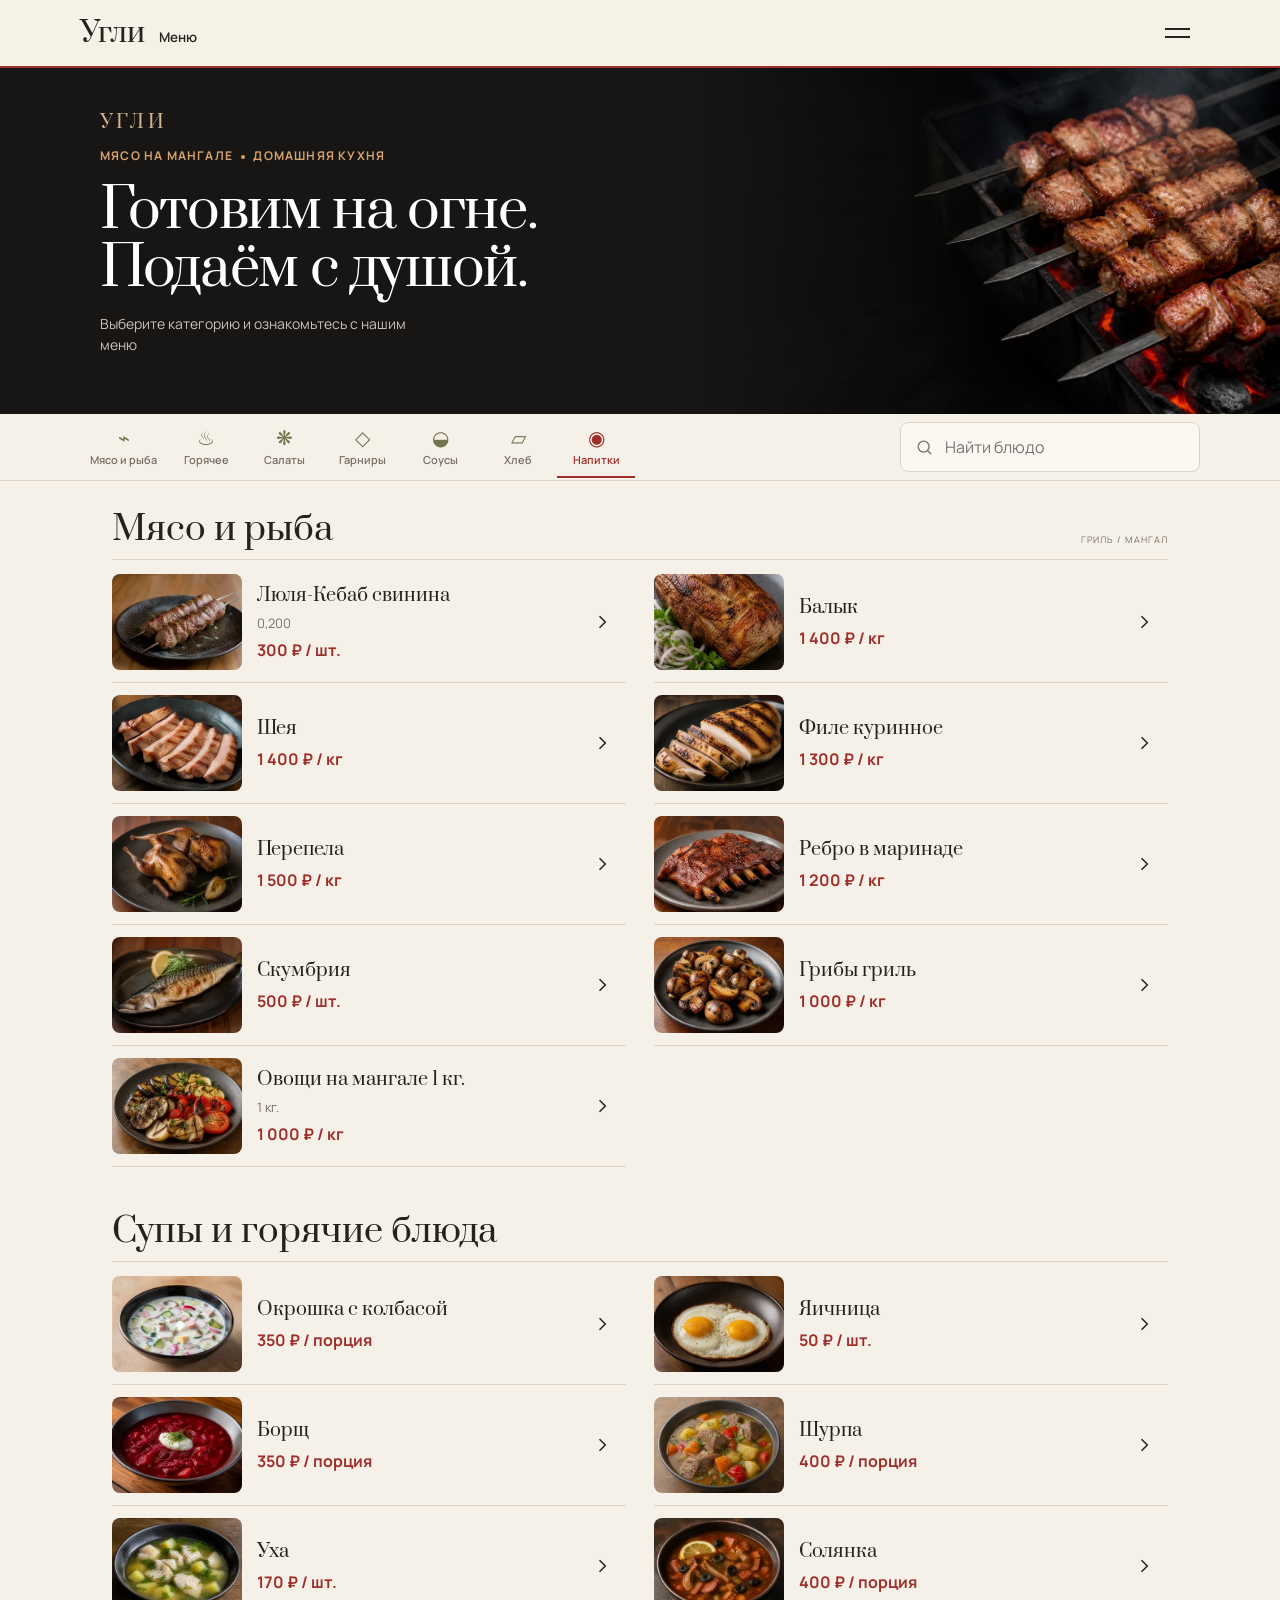
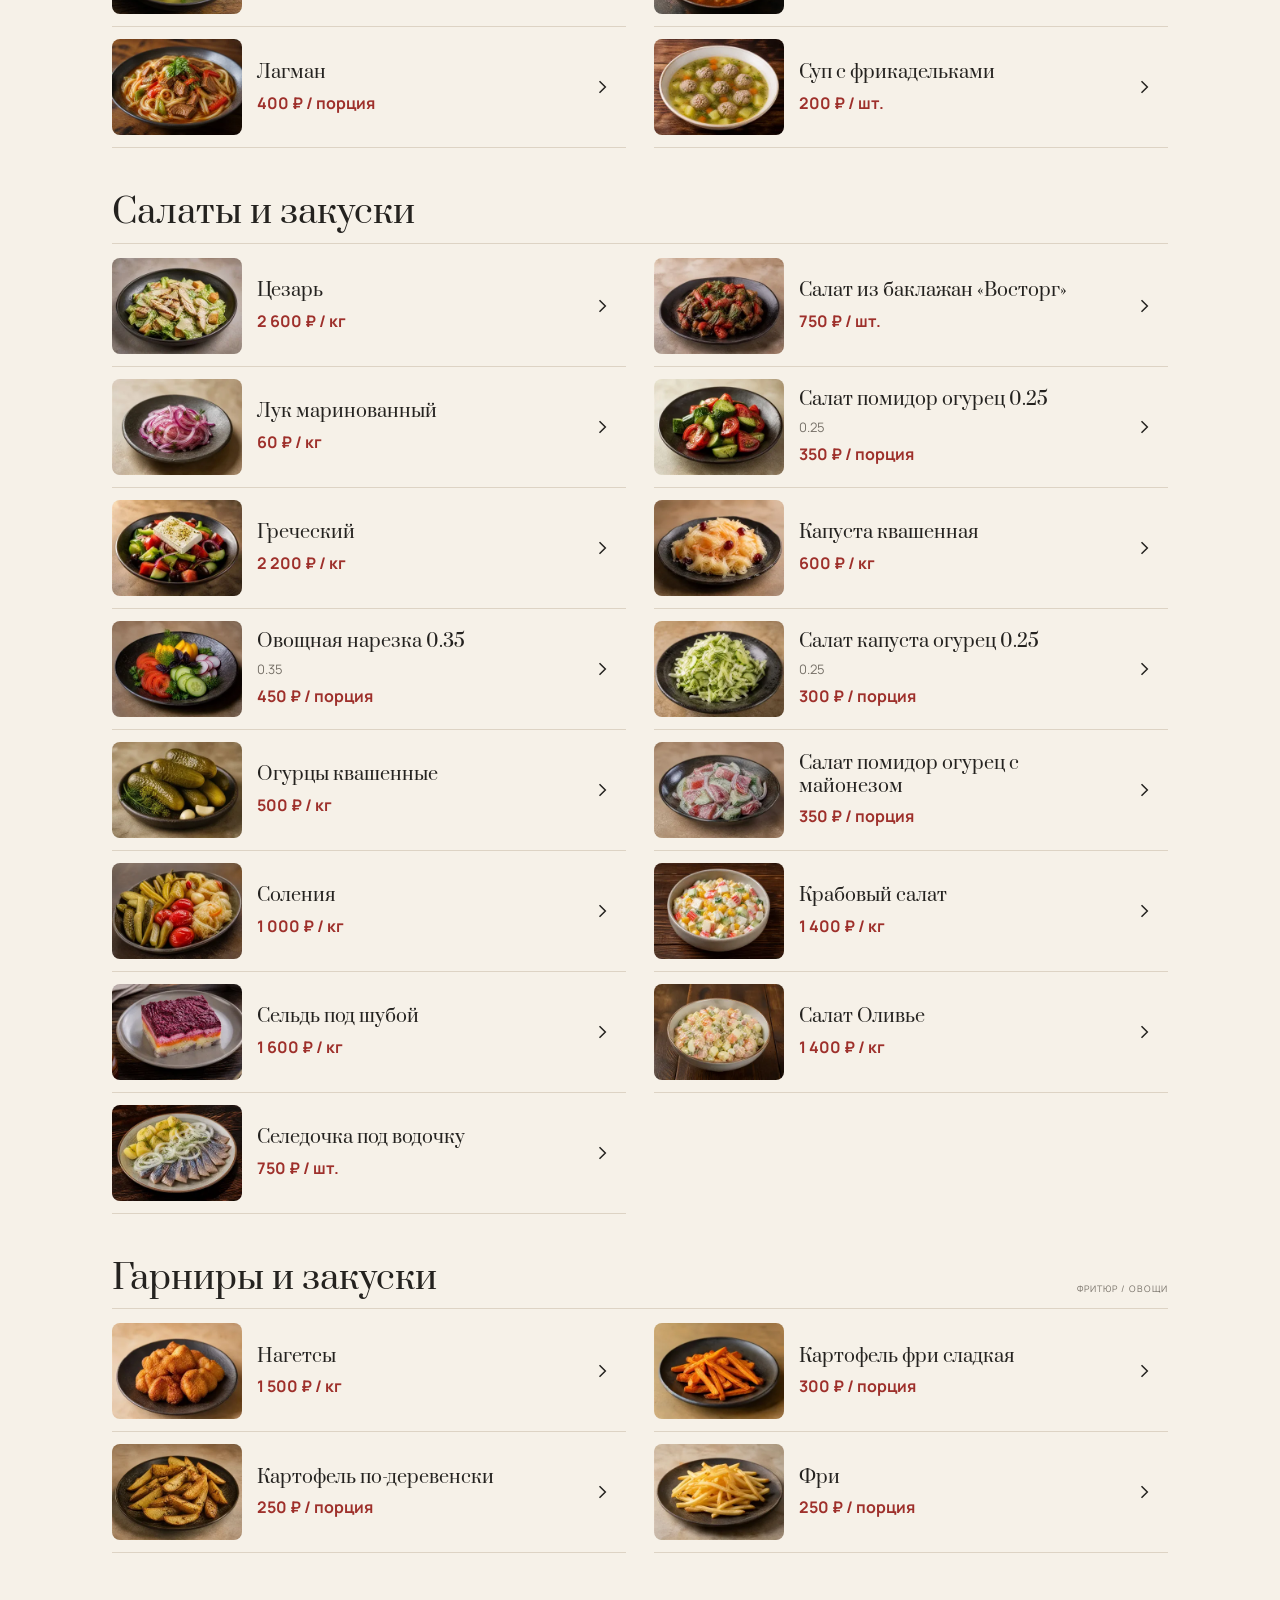
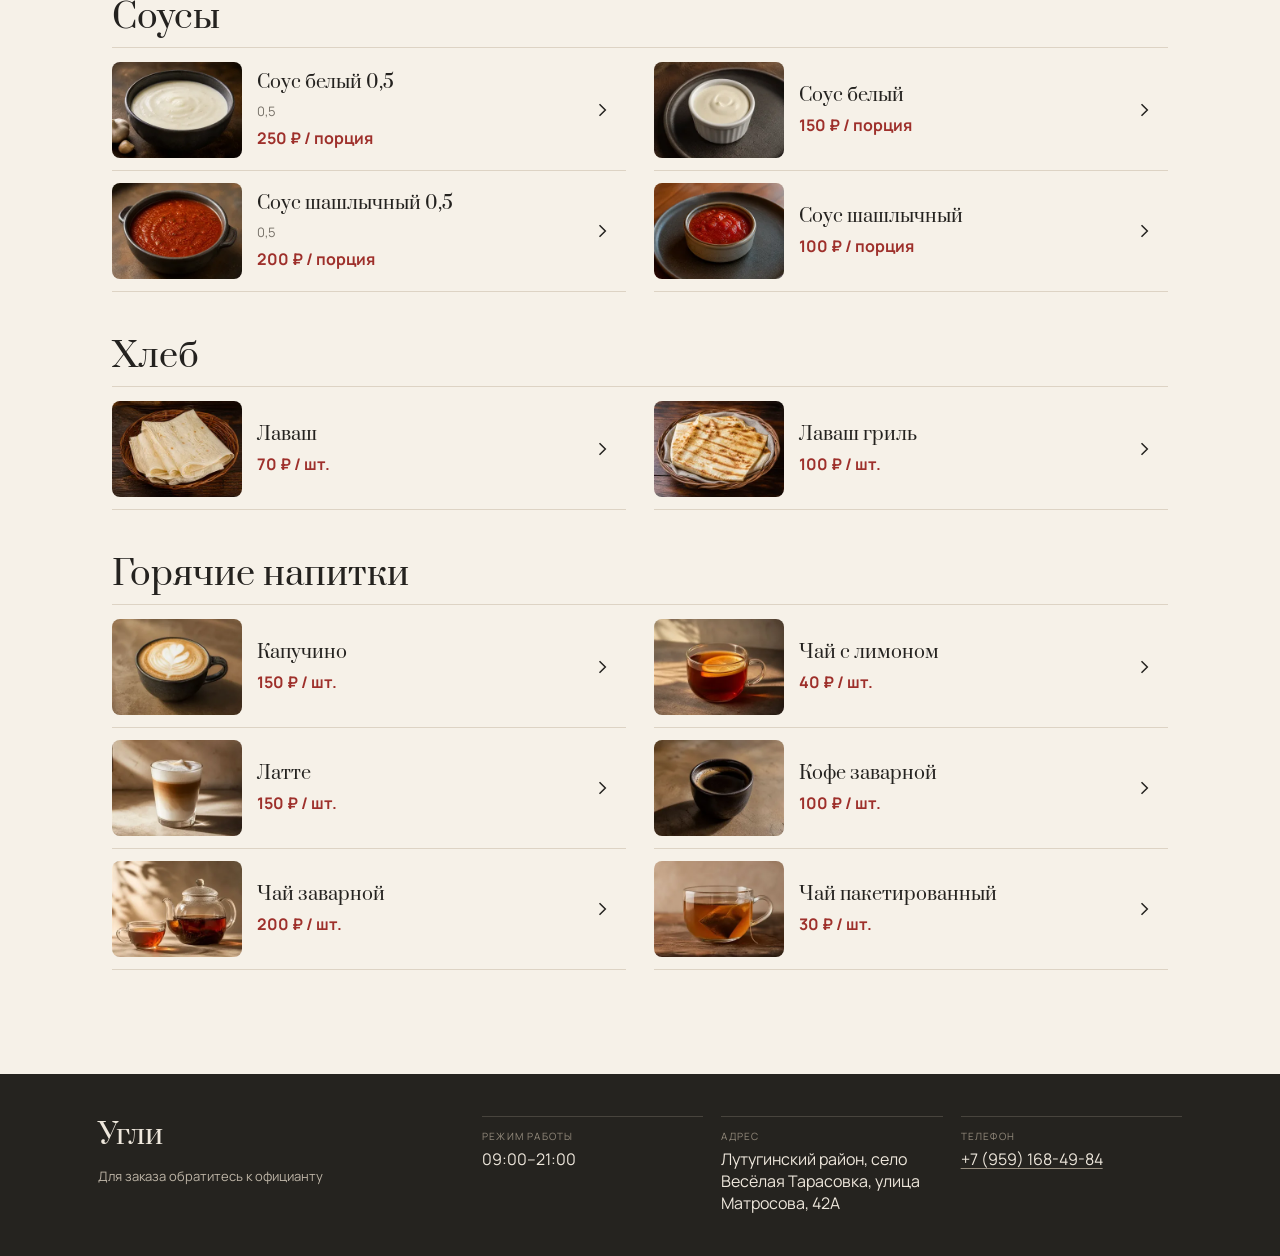
<file: index.html>
<!doctype html>
<html lang="ru">
<head>
  <meta charset="UTF-8">
  <meta name="viewport" content="width=device-width,initial-scale=1,viewport-fit=cover">
  <title>Угли — меню шашлычной</title>
  <meta name="description" content="Меню шашлычной «Угли»: мясо на мангале и домашняя кухня.">
  <meta name="theme-color" content="#f6f1e8">
  <meta property="og:title" content="Угли — меню">
  <meta property="og:description" content="Мясо на мангале • Домашняя кухня">
  <meta property="og:image" content="assets/images/hero.jpg">
  <link rel="icon" href="assets/icons/favicon.svg" type="image/svg+xml">
  <link rel="preconnect" href="https://fonts.googleapis.com">
  <link rel="preconnect" href="https://fonts.gstatic.com" crossorigin>
  <link rel="stylesheet" href="https://fonts.googleapis.com/css2?family=Manrope:wght@400;500;600;700&family=Prata&display=swap" media="print" onload="this.media='all'">
  <noscript><link rel="stylesheet" href="https://fonts.googleapis.com/css2?family=Manrope:wght@400;500;600;700&family=Prata&display=swap"></noscript>
  <link rel="preload" href="assets/images/hero-grill-768.webp" as="image" type="image/webp" imagesrcset="assets/images/hero-grill-768.webp 768w, assets/images/hero-grill-1280.webp 1280w, assets/images/hero-grill-1920.webp 1920w" imagesizes="100vw" fetchpriority="high">
  <link rel="stylesheet" href="css/style.css?v=3">
</head>
<body>
  <a class="skip-link" href="#menu">Перейти к меню</a>
  <header class="site-header">
    <a class="brand" href="#top" aria-label="Угли, к началу страницы"><span>Угли</span><small>Меню</small></a>
    <button class="header-button" type="button" aria-label="Перейти к категориям"><span></span><span></span></button>
  </header>
  <main id="top">
    <section class="hero" aria-labelledby="hero-title">
      <div class="hero-copy">
        <strong class="hero-name">Угли</strong>
        <p class="hero-subtitle">Мясо на мангале <i></i> Домашняя кухня</p>
        <h1 id="hero-title">Готовим на огне.<br>Подаём с душой.</h1>
        <p>Выберите категорию и ознакомьтесь с нашим меню</p>
      </div>
      <div class="hero-art" aria-hidden="true"><img src="assets/images/hero-grill-1280.webp" srcset="assets/images/hero-grill-768.webp 768w, assets/images/hero-grill-1280.webp 1280w, assets/images/hero-grill-1920.webp 1920w" sizes="(max-width: 599px) 100vw, 55vw" width="1920" height="1029" alt="" fetchpriority="high" decoding="async"></div>
    </section>
    <div class="menu-tools">
      <nav class="categories" aria-label="Категории меню"><div id="category-list"></div></nav>
      <label class="search"><svg aria-hidden="true" viewBox="0 0 24 24"><circle cx="11" cy="11" r="7"></circle><path d="m16.5 16.5 4 4"></path></svg><input id="search" type="search" placeholder="Найти блюдо" autocomplete="off"><span class="sr-only">Поиск по меню</span></label>
    </div>
    <div id="menu" class="menu" aria-live="polite"></div>
    <p id="empty" class="empty" hidden>По вашему запросу ничего не найдено</p>
  </main>
  <footer>
    <div><strong>Угли</strong><p>Для заказа обратитесь к официанту</p></div>
    <dl><div><dt>Режим работы</dt><dd>09:00–21:00</dd></div><div><dt>Адрес</dt><dd>Лутугинский район, село Весёлая Тарасовка, улица Матросова, 42А</dd></div><div><dt>Телефон</dt><dd><a href="tel:+79591684984">+7 (959) 168-49-84</a></dd></div></dl>
  </footer>
  <button id="to-top" class="to-top" type="button" aria-label="Наверх"><svg viewBox="0 0 24 24"><path d="m6 14 6-6 6 6"></path></svg></button>
  <div id="dialog" class="dialog" aria-hidden="true">
    <button class="dialog-backdrop" type="button" aria-label="Закрыть"></button>
    <section class="sheet" role="dialog" aria-modal="true" aria-labelledby="sheet-title">
      <div class="sheet-handle"></div><button id="close-dialog" class="close" type="button" aria-label="Закрыть">×</button>
      <div id="sheet-image" class="sheet-image" role="img"></div>
      <div class="sheet-copy"><h2 id="sheet-title"></h2><p id="sheet-meta"></p><p class="waiter">Для заказа назовите блюдо официанту</p></div>
    </section>
  </div>
  <script defer src="js/menu-data.js?v=4"></script><script defer src="js/main.js?v=4"></script>
</body>
</html>
</file>
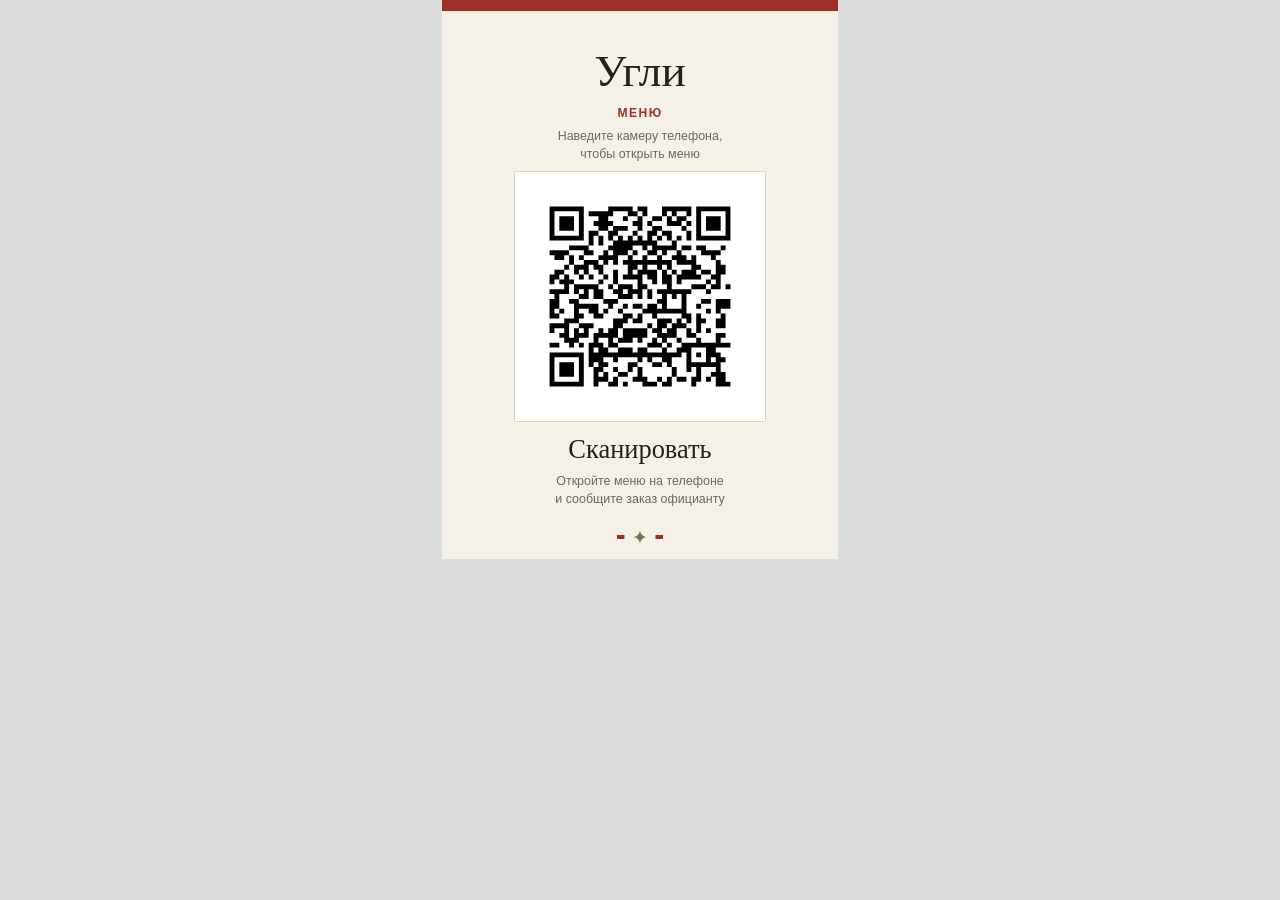
<file: print/qr-table-card.html>
<!doctype html>
<html lang="ru"><head><meta charset="utf-8"><meta name="viewport" content="width=device-width,initial-scale=1">
<title>Угли — QR-табличка</title><style>
@page{size:105mm 148mm;margin:0}*{box-sizing:border-box}body{margin:0;background:#ddd;font-family:Arial,sans-serif;color:#24221f}.card{width:105mm;height:148mm;margin:auto;background:#f6f1e8;padding:10mm 10mm 8mm;display:flex;flex-direction:column;align-items:center;text-align:center;position:relative;overflow:hidden}.card:before{content:"";position:absolute;left:0;right:0;top:0;height:3mm;background:#9e302b}.brand{margin-top:3mm;font:12mm/1 Georgia,serif}.tag{margin:3mm 0 2mm;text-transform:uppercase;letter-spacing:.12em;font-size:3.2mm;font-weight:700;color:#9e302b}.qr-wrap{margin-top:2mm;background:#fff;padding:4mm;line-height:0;border:0.4mm solid #ddd3c4}.qr-wrap img{display:block;width:58mm;height:58mm}.open{font:7mm Georgia,serif;margin:3mm 0 2mm}.help{margin:0;max-width:62mm;color:#6f685f;font-size:3.3mm;line-height:1.45}.ember{flex:none;margin-top:7mm;width:12mm;height:1mm;background:#9e302b;position:relative}.ember:after{content:"✦";position:absolute;color:#74734f;font-size:5mm;left:50%;top:50%;transform:translate(-50%,-50%);background:#f6f1e8;padding:0 2mm}@media print{body{background:none;-webkit-print-color-adjust:exact;print-color-adjust:exact}.card{margin:0;break-inside:avoid}}
</style></head><body><main class="card"><div class="brand">Угли</div><p class="tag">Меню</p><p class="help">Наведите камеру телефона,<br>чтобы открыть меню</p><div class="qr-wrap"><img src="../assets/qr/shashlik-menu-qr.svg" alt="QR-код меню шашлычной «Угли»"></div><h1 class="open">Сканировать</h1><p class="help">Откройте меню на телефоне<br>и сообщите заказ официанту</p><div class="ember" aria-hidden="true"></div></main></body></html>
</file>
<file: css/style.css>
:root{--paper:#f6f1e8;--ink:#24221f;--muted:#777168;--line:#ddd3c4;--accent:#9e302b;--olive:#74734f;--header:68px;--tools:126px}*{box-sizing:border-box}html{scroll-behavior:smooth}body{margin:0;background:var(--paper);color:var(--ink);font-family:Manrope,Arial,sans-serif}button,input{font:inherit;color:inherit}.skip-link{position:fixed;top:-60px;left:12px;z-index:99;background:var(--ink);color:#fff;padding:12px}.skip-link:focus{top:12px}.site-header{height:var(--header);padding:0 max(20px,calc((100% - 1120px)/2));display:flex;align-items:center;justify-content:space-between;background:rgba(246,241,232,.96);border-bottom:2px solid var(--accent);position:sticky;top:0;z-index:20}.brand{display:flex;align-items:baseline;gap:14px;color:inherit;text-decoration:none}.brand span,footer strong{font:28px Prata,Georgia,serif}.brand small{font-weight:600}.header-button{width:46px;height:46px;border:0;background:none;display:grid;place-content:center;gap:6px;cursor:pointer}.header-button span{display:block;width:25px;height:2px;background:currentColor}.hero{min-height:250px;display:grid;grid-template-columns:minmax(0,1fr) 42%;max-width:1120px;margin:auto;border-bottom:1px solid var(--line)}.hero-copy{padding:36px 20px 32px}.hero-subtitle{font-size:12px;text-transform:uppercase;letter-spacing:.1em;color:var(--accent);font-weight:700}.hero-subtitle i{display:inline-block;width:4px;height:4px;border-radius:50%;background:currentColor;vertical-align:middle;margin:0 5px}.hero h1{font:clamp(31px,9vw,54px)/1.08 Prata,Georgia,serif;margin:18px 0 14px;letter-spacing:-.025em}.hero-copy>p:last-child{color:var(--muted);font-size:14px;line-height:1.55;max-width:37ch}.hero-art{min-width:0;background:radial-gradient(circle at 60% 30%,#7e3f29 0 9%,transparent 10%),linear-gradient(145deg,#322c25,#6c402b);color:#ead8bb;display:flex;flex-direction:column;align-items:center;justify-content:center;text-align:center;text-shadow:0 1px #000;overflow:hidden}.hero-art:before{content:'✦';font-size:55px;color:#c58c61}.hero-art span{font:21px Prata,serif;letter-spacing:.2em}.hero-art small{font-size:9px;text-transform:uppercase;letter-spacing:.15em}.menu-tools{position:sticky;top:var(--header);z-index:15;background:rgba(246,241,232,.97);border-bottom:1px solid var(--line)}.categories{overflow-x:auto;scrollbar-width:none}.categories::-webkit-scrollbar{display:none}.categories>div{display:flex;min-width:max-content;padding:5px 14px 0;max-width:1120px;margin:auto}.categories a{height:66px;min-width:78px;padding:7px 10px;display:flex;flex-direction:column;align-items:center;justify-content:center;gap:2px;color:var(--muted);text-decoration:none;border-bottom:2px solid transparent;font-size:11px;font-weight:600}.categories a b{font:20px Georgia;color:var(--olive)}.categories a.active{color:var(--accent);border-color:var(--accent)}.categories a.active b{color:var(--accent)}.search{height:50px;max-width:1092px;margin:0 auto 9px;display:flex;align-items:center;gap:9px;border:1px solid var(--line);background:#fbf8f2;border-radius:8px;padding:0 14px}.search svg{width:21px;fill:none;stroke:var(--muted);stroke-width:1.7}.search input{min-width:0;width:100%;border:0;outline:0;background:transparent;font-size:16px}.search:focus-within{outline:2px solid var(--accent);outline-offset:1px}.menu{max-width:1120px;margin:auto;padding:28px 18px 60px}.menu-section{scroll-margin-top:calc(var(--header) + var(--tools) + 16px);margin-bottom:44px}.menu-section>header{display:flex;align-items:end;gap:16px;border-bottom:1px solid var(--line);padding-bottom:10px;margin-bottom:2px}.menu-section h2{font:28px/1.18 Prata,Georgia,serif;margin:0}.menu-section header p{margin:0 0 3px;color:var(--muted);text-transform:uppercase;letter-spacing:.12em;font-size:9px}.dish{width:100%;min-height:112px;padding:12px 0;display:grid;grid-template-columns:112px minmax(0,1fr) 34px;align-items:center;gap:15px;text-align:left;background:none;border:0;border-bottom:1px solid var(--line);cursor:pointer}.dish:active{transform:scale(.99)}.dish:focus-visible,.close:focus-visible,.to-top:focus-visible,.categories a:focus-visible{outline:2px solid var(--accent);outline-offset:2px}.dish-image{display:block;width:112px;height:88px;border-radius:8px;overflow:hidden;background:#5c4535}.dish-image img{width:100%;height:100%;object-fit:cover}.dish-image:has(img[hidden]){background-image:radial-gradient(circle at 60% 38%,rgba(255,195,110,.3) 0 15%,transparent 16%),linear-gradient(145deg,#392c25,#9d5a35)}.dish-image.stew{background-image:radial-gradient(circle,#b64c26,#3d2820 65%)}.dish-image.greens{background-image:radial-gradient(circle,#87935f,#33432e 65%)}.dish-image.gold{background-image:radial-gradient(circle,#dca23a,#6e4828 65%)}.dish-image.sauce{background-image:radial-gradient(circle,#a7472f,#53271f 65%)}.dish-image.coffee{background-image:radial-gradient(circle,#b48b64,#4c3325 65%)}.dish-info{min-width:0;display:flex;flex-direction:column;gap:7px}.dish-info strong{font:18px/1.3 Prata,Georgia,serif}.dish-info small{font-size:13px;color:var(--muted)}.dish-info em{font-style:normal;font-weight:700;color:var(--accent)}.dish>svg{width:20px;fill:none;stroke:currentColor;stroke-width:1.8}.empty{text-align:center;padding:70px 20px;color:var(--muted)}footer{background:#25231f;color:#eee7dc;padding:42px max(20px,calc((100% - 1084px)/2));display:grid;gap:34px}footer p{color:#bdb4a6;font-size:13px}footer dl{display:grid;gap:18px;margin:0}footer dl div{border-top:1px solid #48443d;padding-top:12px}footer dt{text-transform:uppercase;color:#948b7d;font-size:10px;letter-spacing:.12em}footer dd{margin:5px 0 0}.to-top{position:fixed;right:16px;bottom:18px;width:48px;height:48px;border:0;border-radius:50%;background:var(--accent);color:white;box-shadow:0 8px 24px #0003;display:grid;place-items:center;opacity:0;visibility:hidden;transform:translateY(10px);transition:.2s;z-index:12}.to-top.visible{opacity:1;visibility:visible;transform:none}.to-top svg{width:24px;fill:none;stroke:currentColor;stroke-width:2}.dialog{position:fixed;inset:0;z-index:50;visibility:hidden}.dialog.open{visibility:visible}.dialog-backdrop{position:absolute;inset:0;width:100%;height:100%;border:0;background:#17130fb8;opacity:0;transition:.25s}.open .dialog-backdrop{opacity:1}.sheet{position:absolute;left:0;right:0;bottom:0;max-width:680px;margin:auto;background:var(--paper);border-radius:22px 22px 0 0;transform:translateY(105%);transition:transform .32s cubic-bezier(.2,.7,.2,1);max-height:92vh;overflow:auto;padding:22px 16px max(28px,env(safe-area-inset-bottom))}.open .sheet{transform:none}.sheet-handle{position:absolute;top:9px;left:50%;transform:translateX(-50%);width:44px;height:4px;background:#a29a8f;border-radius:4px}.close{position:absolute;right:18px;top:31px;width:46px;height:46px;border:0;border-radius:50%;background:var(--paper);font-size:31px;line-height:1;z-index:2;box-shadow:0 3px 14px #0002}.sheet-image{height:min(42vh,330px);border-radius:12px;background-size:cover;background-position:center;background-color:#4d3327}.sheet-copy{padding:20px 2px 0}.sheet h2{font:30px/1.15 Prata,Georgia,serif;margin:0 0 8px}.sheet-meta{color:var(--muted)}.waiter{border-top:1px solid var(--accent);padding-top:18px;color:var(--muted);font-size:14px}.locked{position:fixed;width:100%}.sr-only{position:absolute;width:1px;height:1px;overflow:hidden;clip:rect(0,0,0,0)}
@media(min-width:600px){:root{--tools:62px}.hero-copy{padding:50px 32px}.menu-tools{display:grid;grid-template-columns:minmax(0,1fr) 300px;align-items:center;padding:0 max(16px,calc((100% - 1120px)/2))}.categories>div{padding:0;margin:0}.categories a{height:61px}.search{margin:8px 0}.menu{padding-inline:32px}.dish-list{display:grid;grid-template-columns:1fr 1fr;column-gap:28px}footer{grid-template-columns:1fr 2fr}footer dl{grid-template-columns:repeat(3,1fr)}}
@media(min-width:1000px){.hero{min-height:340px}.hero-copy{padding:65px 0}.hero-art{margin-left:50px}.menu-section h2{font-size:34px}.dish{grid-template-columns:130px minmax(0,1fr) 34px}.dish-image{width:130px;height:96px}}
@media(max-width:350px){.hero{grid-template-columns:minmax(0,1fr) 34%}.hero-copy{padding-inline:16px}.hero h1{font-size:28px}.menu{padding-inline:14px}.dish{grid-template-columns:92px minmax(0,1fr) 26px;gap:11px}.dish-image{width:92px;height:78px}.dish-info strong{font-size:16px}.menu-section h2{font-size:25px}}
@media(prefers-reduced-motion:reduce){html{scroll-behavior:auto}.sheet,.dialog-backdrop,.to-top{transition:none}.dish:active{transform:none}}footer dd a{color:inherit;text-decoration-color:#948b7d;text-underline-offset:3px}
.menu-section>header,.menu-section h2{min-width:0}.menu-section h2{flex:1}.menu-section h2,.dish-info strong,.sheet h2{overflow-wrap:anywhere}
.hero{position:relative;isolation:isolate;min-height:330px;grid-template-columns:48% 52%;max-width:none;background:#171614;color:#f4eee4;border-bottom:0;overflow:hidden}.hero-copy{position:relative;z-index:2;width:100%;max-width:560px;margin-left:max(0px,calc((100vw - 1120px)/2));padding:42px 20px 40px}.hero-name{display:block;font:18px Prata,Georgia,serif;letter-spacing:.18em;text-transform:uppercase;color:#d4b48d}.hero-subtitle{color:#d6a16c}.hero h1{font-size:clamp(32px,5vw,54px);color:#fff}.hero-copy>p:last-child{color:#c9c1b7}.hero-art{position:relative;min-width:0;overflow:hidden;background:#171614}.hero-art:after{content:'';position:absolute;inset:0;background:linear-gradient(90deg,#171614 0%,rgba(23,22,20,.92) 10%,rgba(23,22,20,.42) 33%,transparent 62%);pointer-events:none}.hero-art img{display:block;width:100%;height:100%;object-fit:cover;object-position:68% center}.hero-art:before,.hero-art>*:not(img){display:none}.dish{overflow:hidden}.dish-info strong{display:block;word-break:break-word}
@media(max-width:599px){.hero{display:block;min-height:286px}.hero-copy{padding:28px 18px 26px;max-width:82%;margin:0}.hero-name{font-size:14px}.hero-subtitle{font-size:10px;margin-top:10px}.hero h1{font-size:clamp(27px,8.2vw,35px);margin:12px 0 10px}.hero-copy>p:last-child{font-size:12px;line-height:1.45;margin-bottom:0}.hero-art{position:absolute;inset:0;z-index:-1}.hero-art:after{background:linear-gradient(90deg,#171614 0%,rgba(23,22,20,.96) 35%,rgba(23,22,20,.72) 58%,rgba(23,22,20,.18) 100%),linear-gradient(0deg,#171614 0%,transparent 42%)}.hero-art img{object-position:67% center}}
</file>
